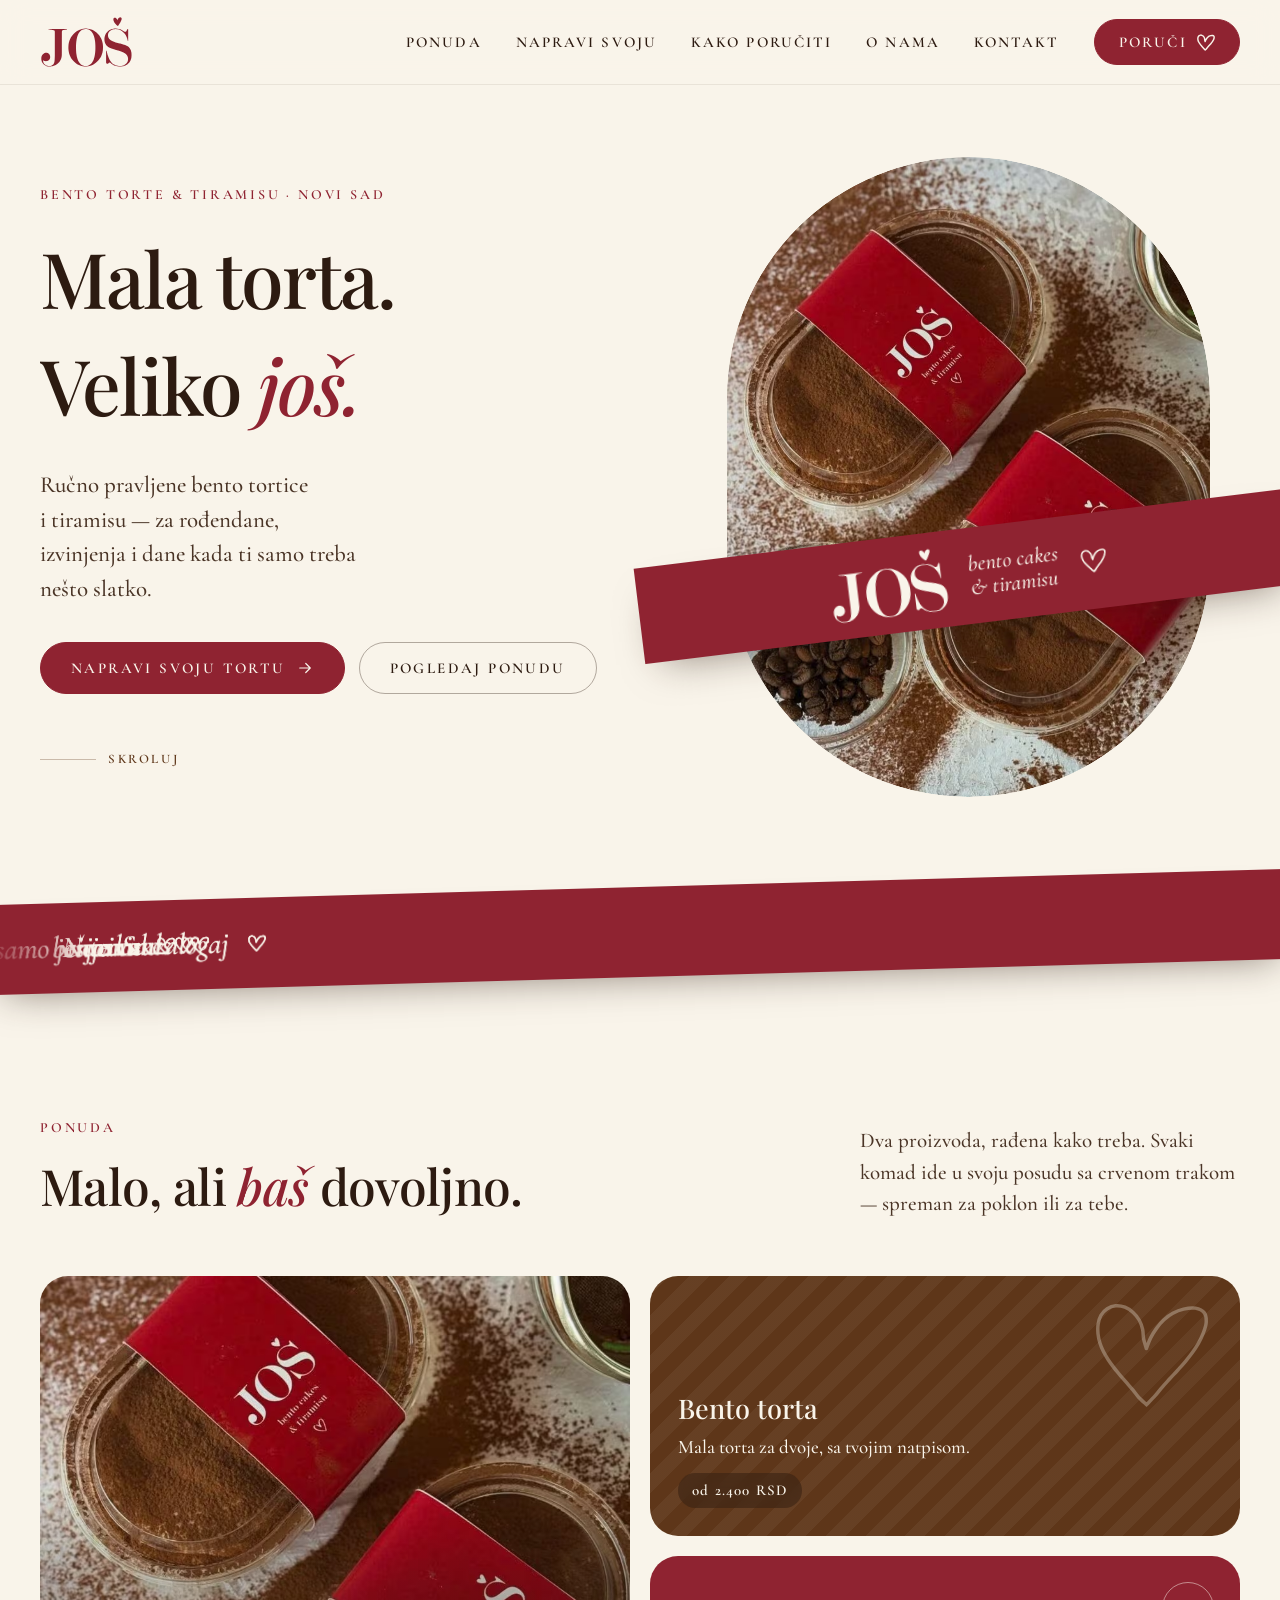
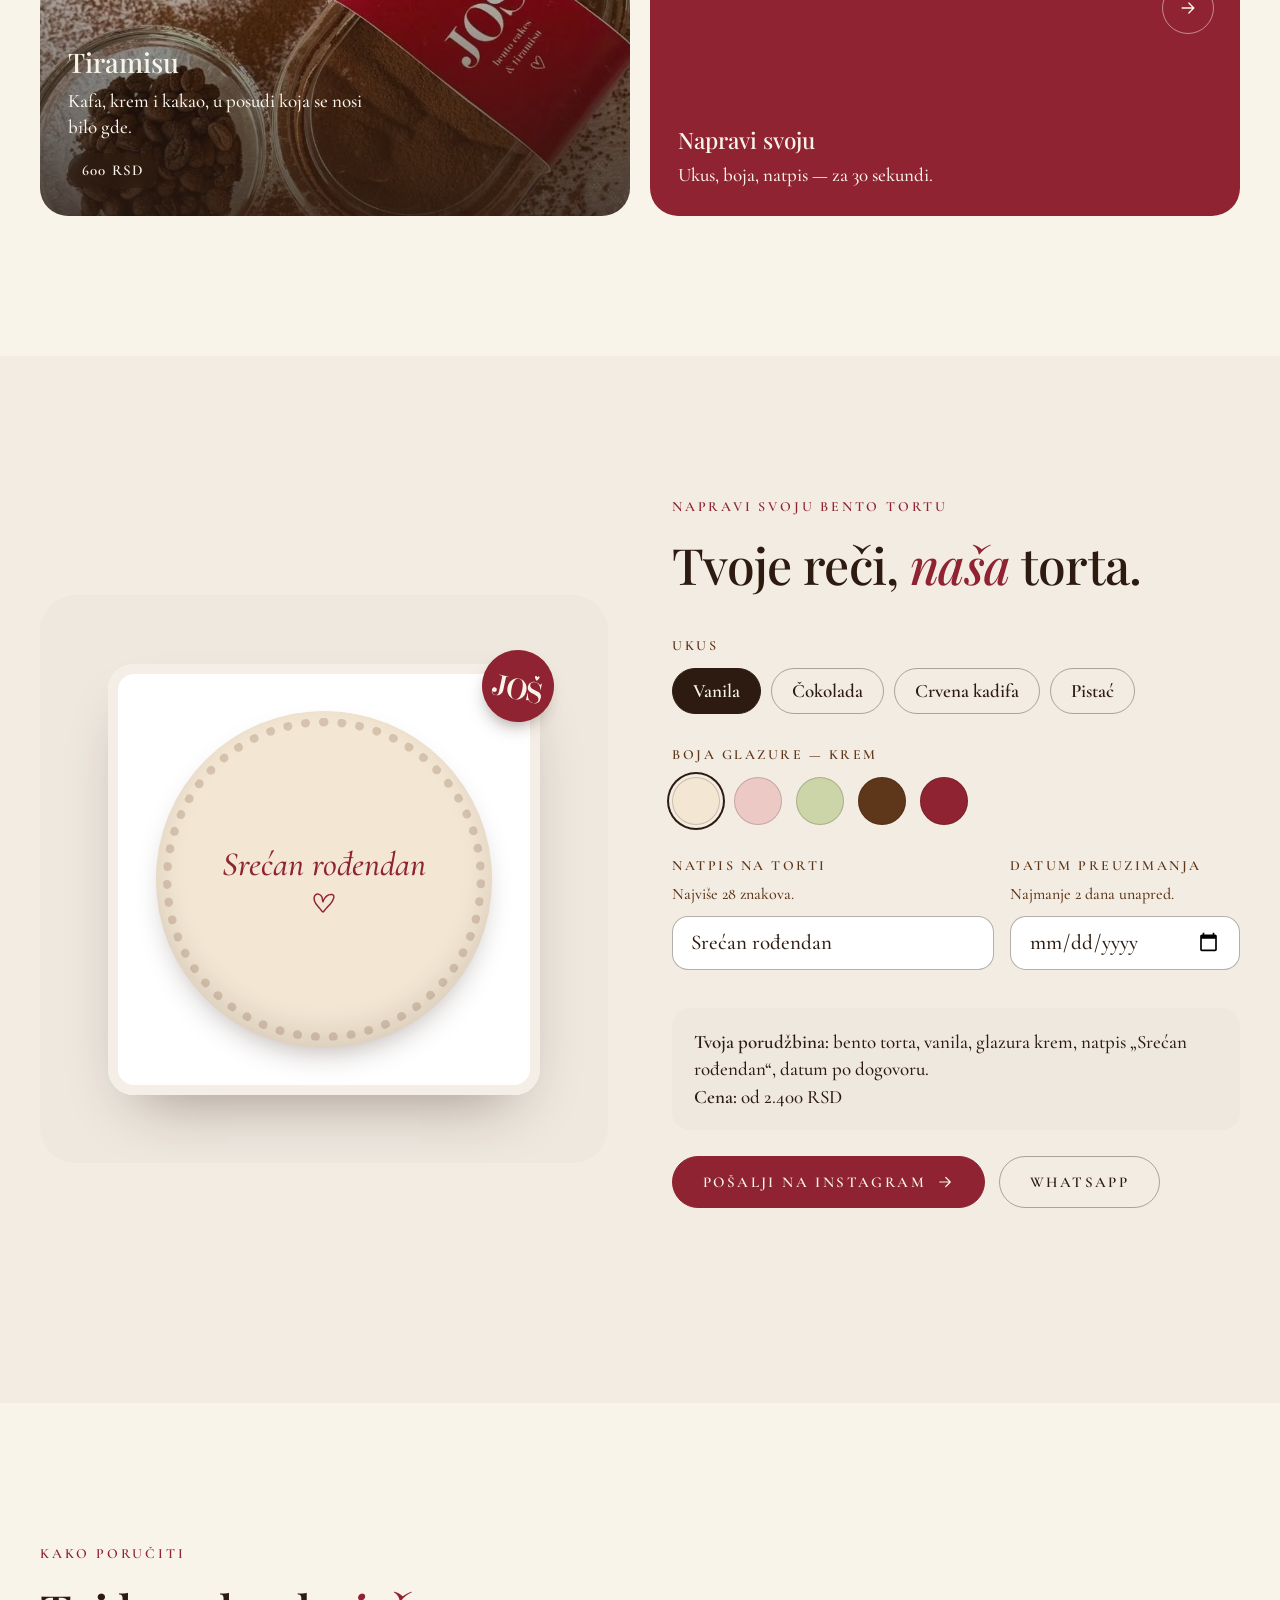
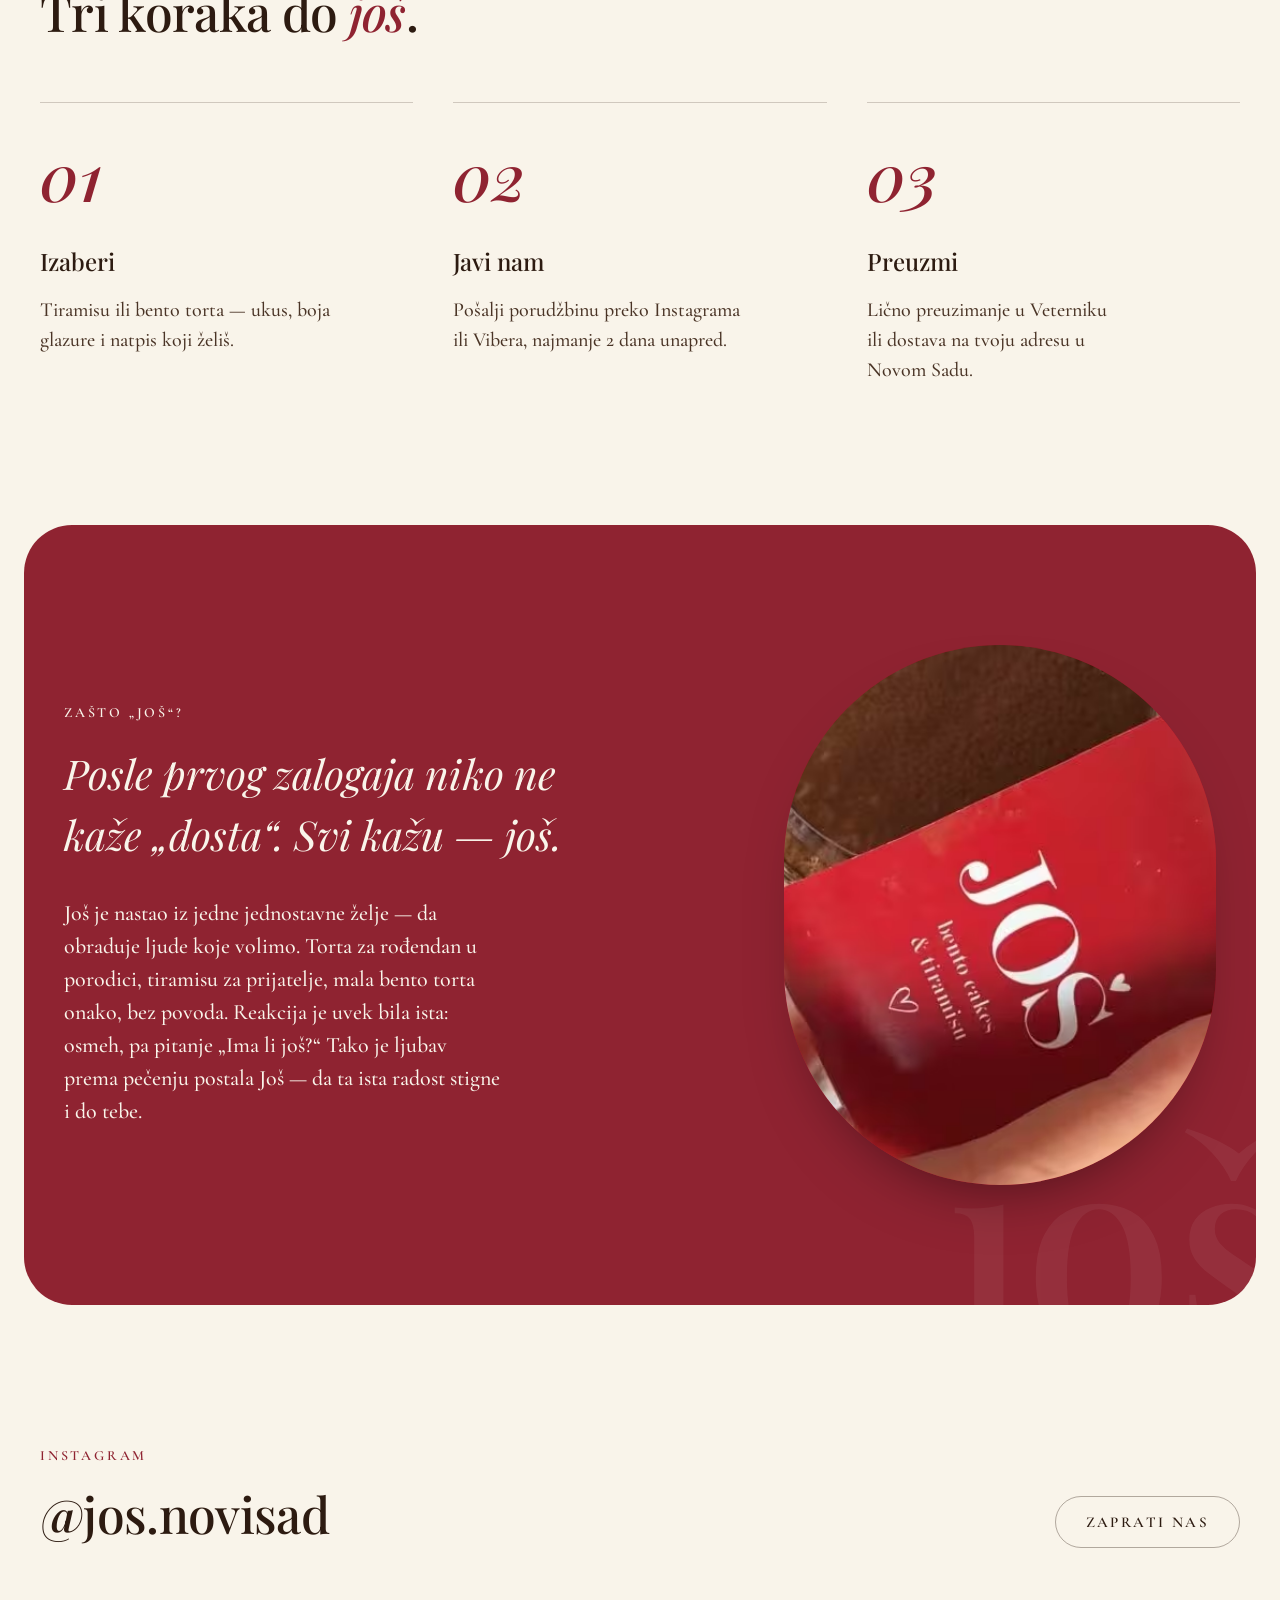
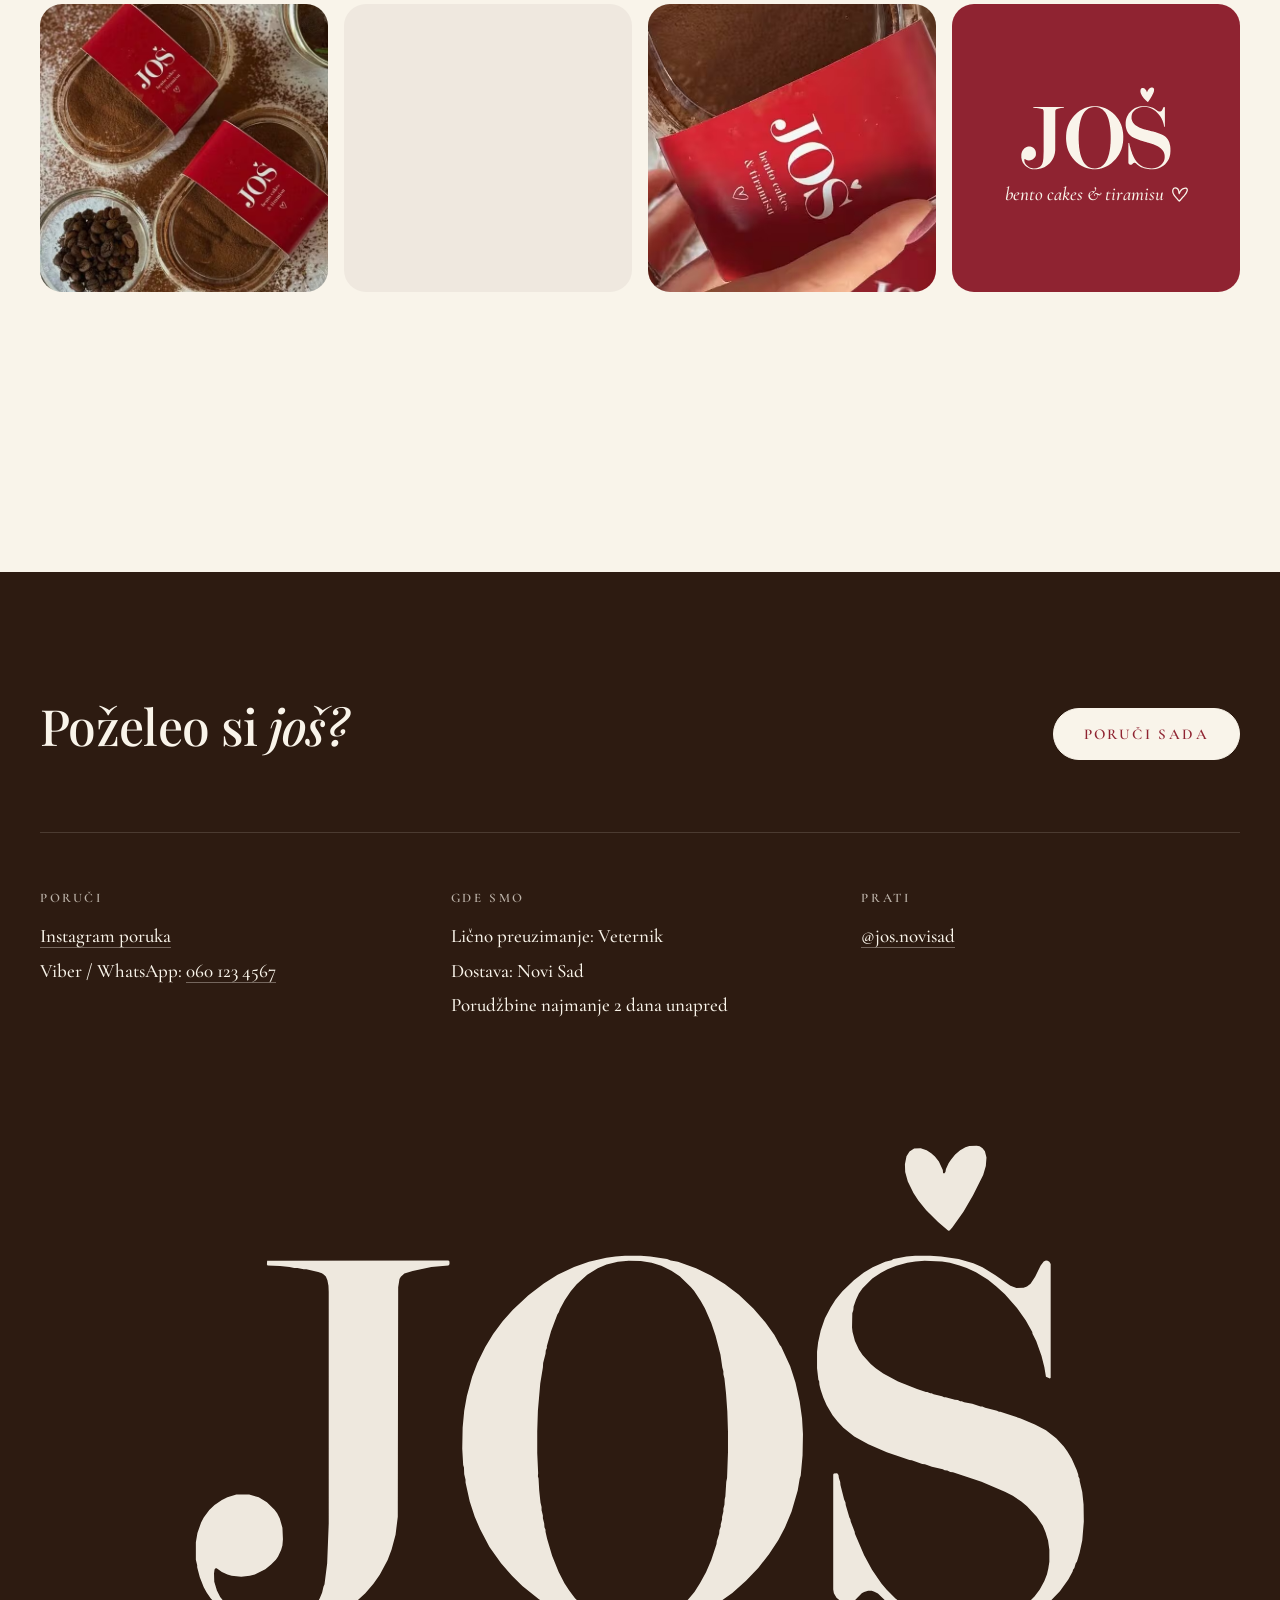
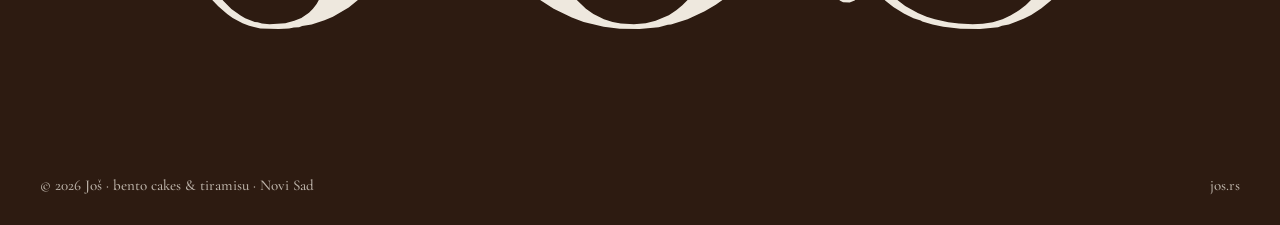
<file: index.html>
<!doctype html>
<html lang="sr-Latn">
<head>
<meta charset="utf-8">
<meta http-equiv="Content-Security-Policy" content="default-src 'self'; script-src 'self' 'sha256-GbF13GXVPU5G7HocwygajIL7QW5yQ5D3/kUjHyyqxYw='; style-src 'self'; img-src 'self'; font-src 'self'; connect-src 'none'; object-src 'none'; base-uri 'none'; form-action 'self'; require-trusted-types-for 'script'">
<meta name="viewport" content="width=device-width, initial-scale=1">
<meta name="text-scale" content="scale">
<meta name="color-scheme" content="light">
<meta name="referrer" content="strict-origin-when-cross-origin">
<title>Još - bento torte i tiramisu | Novi Sad</title>
<meta name="description" content="Ručno pravljene bento torte sa tvojim natpisom i tiramisu u posudi sa crvenom trakom. Lično preuzimanje u Veterniku ili dostava po Novom Sadu.">
<link rel="canonical" href="https://jos.rs/">
<meta name="theme-color" content="#8F2331">

<meta property="og:type" content="website">
<meta property="og:locale" content="sr_RS">
<meta property="og:site_name" content="Još">
<meta property="og:title" content="Još - bento torte i tiramisu">
<meta property="og:description" content="Mala torta. Veliko još. Bento torte sa tvojim natpisom i tiramisu | Novi Sad.">
<meta property="og:url" content="https://jos.rs/">
<meta property="og:image" content="https://jos.rs/img/jos-og-1.jpg">
<meta property="og:image:width" content="1200">
<meta property="og:image:height" content="630">
<meta property="og:image:alt" content="Dva tiramisua u providnim posudama sa crvenom Još trakom, posuti kakaom">
<meta name="twitter:card" content="summary_large_image">

<link rel="icon" href="favicon.svg" type="image/svg+xml">
<link rel="apple-touch-icon" href="img/apple-touch-icon.png">

<link rel="preload" href="fonts/playfair-display-normal-latin.woff2" as="font" type="font/woff2" crossorigin>
<link rel="preload" href="fonts/cormorant-garamond-normal-latin.woff2" as="font" type="font/woff2" crossorigin>
<link rel="stylesheet" href="css/style.css">

<script>
  // Show the intro on the first visit and again once 15 minutes have passed since it was last shown;
  // skip it entirely when the user prefers reduced motion.
  document.documentElement.classList.add('js');
  try {
    const storageKey = 'jos-intro-shown-at';
    const replayAfter = 15 * 60 * 1000;
    const lastShown = Number(localStorage.getItem(storageKey)) || 0;
    if (Date.now() - lastShown > replayAfter && !matchMedia('(prefers-reduced-motion: reduce)').matches) {
      document.documentElement.classList.add('intro');
      localStorage.setItem(storageKey, String(Date.now()));
    }
  } catch (e) {}
</script>
<script src="js/main.js" type="module"></script>

<script type="application/ld+json">
{
  "@context": "https://schema.org",
  "@type": "Bakery",
  "@id": "https://jos.rs/#jos",
  "name": "Još",
  "alternateName": "Još — bento cakes & tiramisu",
  "description": "Ručno pravljene bento torte i tiramisu. Lično preuzimanje u Veterniku ili dostava po Novom Sadu.",
  "url": "https://jos.rs/",
  "logo": "https://jos.rs/img/apple-touch-icon.png",
  "image": "https://jos.rs/img/og.jpg",
  "telephone": "+381601234567",
  "priceRange": "600–2400 RSD",
  "currenciesAccepted": "RSD",
  "address": {
    "@type": "PostalAddress",
    "addressLocality": "Veternik",
    "addressRegion": "Novi Sad",
    "addressCountry": "RS"
  },
  "areaServed": { "@type": "City", "name": "Novi Sad" },
  "sameAs": ["https://www.instagram.com/jos.novisad/"],
  "makesOffer": [
    {
      "@type": "Offer",
      "itemOffered": { "@type": "Product", "name": "Tiramisu" },
      "price": "600",
      "priceCurrency": "RSD"
    },
    {
      "@type": "Offer",
      "itemOffered": { "@type": "Product", "name": "Bento torta sa natpisom" },
      "priceSpecification": { "@type": "PriceSpecification", "minPrice": "2400", "priceCurrency": "RSD" }
    }
  ]
}
</script>
<script defer src="https://a.eror.me/script.js" data-website-id="b3a15a15-c8f8-4351-8ad4-a2dc9870a541"></script>
</head>
<body class="page">
<a class="skip-link" href="#content">Preskoči na sadržaj</a>

<svg class="sprite" width="0" height="0" aria-hidden="true" focusable="false">
  <symbol id="heart" viewBox="0 0 482 443">
    <path pathLength="1" d="M218.2 195.3 C216.4 188.8 209.7 169.2 207.2 156.4 C204.7 143.6 206.1 131.0 203.3 118.5 C200.4 106.0 196.2 93.0 189.9 81.6 C183.5 70.1 174.7 58.9 165.0 50.1 C155.4 41.3 143.6 33.4 132.0 28.9 C120.4 24.4 107.3 22.0 95.4 23.0 C83.5 24.0 70.7 28.5 60.7 35.0 C50.6 41.4 41.4 51.2 35.3 61.7 C29.2 72.1 26.0 85.4 24.0 97.8 C22.0 110.3 22.4 123.8 23.6 136.3 C24.8 148.8 27.6 161.0 31.3 172.8 C34.9 184.7 39.9 196.3 45.4 207.6 C51.0 218.9 57.7 229.9 64.7 240.7 C71.7 251.5 79.6 262.0 87.6 272.4 C95.6 282.8 104.2 293.0 112.7 303.1 C121.2 313.2 130.1 323.1 138.6 333.0 C147.2 342.9 155.8 352.6 163.9 362.3 C172.0 372.1 177.8 381.6 187.0 391.4 C196.2 401.2 213.8 416.3 219.2 421.3 C224.8 415.5 242.5 398.0 252.9 386.4 C263.3 374.8 271.7 363.1 281.6 351.6 C291.6 340.0 302.2 328.7 312.6 317.2 C323.1 305.7 333.9 294.4 344.4 282.8 C354.8 271.2 365.4 259.6 375.3 247.8 C385.2 235.9 395.0 224.0 403.8 211.6 C412.7 199.3 421.1 186.8 428.4 173.8 C435.6 160.8 442.2 147.6 447.4 133.8 C452.5 120.0 458.4 104.7 459.2 91.0 C460.0 77.4 459.2 61.5 451.9 51.8 C444.7 42.1 429.6 35.3 415.6 32.8 C401.6 30.3 383.1 33.2 368.0 36.7 C352.9 40.1 337.9 46.4 324.8 53.6 C311.6 60.8 299.9 69.8 289.1 79.7 C278.3 89.6 268.7 101.1 259.8 113.2 C250.8 125.4 242.4 138.8 235.5 152.5 C228.6 166.2 221.1 188.2 218.2 195.3"/>
  </symbol>
  <symbol id="arrow" viewBox="0 0 24 24">
    <path d="M5 12h14M13 6l6 6-6 6" fill="none" stroke="currentColor" stroke-width="1.6" stroke-linecap="round" stroke-linejoin="round"/>
  </symbol>
</svg>

<div class="splash" aria-hidden="true" data-splash>
  <span class="splash__bg"></span>
  <span class="splash__content">
    <span class="splash__logo">
      <span class="splash__letter splash__letter--j"></span>
      <span class="splash__letter splash__letter--o"></span>
      <span class="splash__letter splash__letter--s"></span>
      <span class="splash__letter splash__letter--heart"></span>
    </span>
    <span class="splash__tagline">bento cakes &amp; tiramisu <svg class="splash__heart heart" width="24" height="22"><use href="#heart"/></svg></span>
  </span>
  <span class="splash__hint">Klik za preskok</span>
</div>

<header class="header">
  <div class="header__bar">
    <div class="header__inner container">
      <a class="header__logo" href="#content"><span class="header__logo-mark logo" aria-hidden="true"></span><span class="header__logo-text visually-hidden">Još — početna</span></a>
      <button class="header__toggle icon-btn" type="button" commandfor="menu" command="toggle-popover">
        <svg class="icon-btn__icon" width="22" height="22" viewBox="0 0 24 24" aria-hidden="true"><path d="M4 8h16M4 16h16" fill="none" stroke="currentColor" stroke-width="1.6" stroke-linecap="round"/></svg>
        <span class="icon-btn__label visually-hidden">Meni</span>
      </button>
      <nav class="header__nav" id="menu" popover>
        <button class="header__close icon-btn" type="button" commandfor="menu" command="hide-popover">
          <svg class="icon-btn__icon" width="22" height="22" viewBox="0 0 24 24" aria-hidden="true"><path d="M6 6l12 12M18 6L6 18" fill="none" stroke="currentColor" stroke-width="1.6" stroke-linecap="round"/></svg>
          <span class="icon-btn__label visually-hidden">Zatvori meni</span>
        </button>
        <ul class="header__list">
          <li class="header__item"><a class="header__link" href="#ponuda">Ponuda</a></li>
          <li class="header__item"><a class="header__link" href="#napravi">Napravi svoju</a></li>
          <li class="header__item"><a class="header__link" href="#kako">Kako poručiti</a></li>
          <li class="header__item"><a class="header__link" href="#prica">O nama</a></li>
          <li class="header__item"><a class="header__link" href="#kontakt">Kontakt</a></li>
        </ul>
        <a class="header__cta btn btn--small" href="#napravi">Poruči <svg class="btn__icon heart" width="18" height="17" aria-hidden="true"><use href="#heart"/></svg></a>
      </nav>
    </div>
  </div>
</header>

<main class="main" id="content" tabindex="-1">
  <section class="hero container">
    <div class="hero__text">
      <p class="hero__eyebrow eyebrow">Bento torte &amp; tiramisu · Novi Sad</p>
      <h1 class="hero__title">
        <span class="hero__line"><span class="hero__line-inner">Mala torta.</span></span>
        <span class="hero__line"><span class="hero__line-inner">Veliko <em class="hero__accent">još.</em></span></span>
      </h1>
      <p class="hero__lead">Ručno pravljene bento tortice i tiramisu — za rođendane, izvinjenja i dane kada ti samo treba nešto slatko.</p>
      <div class="hero__actions">
        <a class="hero__btn btn" href="#napravi">Napravi svoju tortu <svg class="btn__icon btn__icon--arrow" width="18" height="18" aria-hidden="true"><use href="#arrow"/></svg></a>
        <a class="hero__btn btn btn--ghost" href="#ponuda">Pogledaj ponudu</a>
      </div>
      <div class="hero__scroll" aria-hidden="true"><i class="hero__scroll-line"></i>Skroluj</div>
    </div>
    <div class="hero__media">
      <div class="hero__photo">
        <picture class="hero__picture">
          <source type="image/avif" srcset="img/tiramisu-top-view-600.avif 600w, img/tiramisu-top-view-924.avif 924w" sizes="(width <= 62.5em) 92vw, 560px">
          <source type="image/webp" srcset="img/tiramisu-top-view-600.webp 600w, img/tiramisu-top-view-924.webp 924w" sizes="(width <= 62.5em) 92vw, 560px">
          <img class="hero__img" src="img/tiramisu-top-view-924.jpg" width="924" height="1238" fetchpriority="high" alt="Dva tiramisua u providnim posudama sa crvenom Još trakom, posuti kakaom, pored činije sa zrnima kafe">
        </picture>
      </div>
      <div class="hero__sleeve" aria-hidden="true">
        <span class="hero__sleeve-logo logo"></span>
        <span class="hero__sleeve-tag">bento cakes<br>&amp; tiramisu</span>
        <svg class="hero__sleeve-heart heart" width="26" height="24"><use href="#heart"/></svg>
      </div>
    </div>
  </section>

  <div class="marquee" aria-hidden="true">
    <div class="marquee__track">
      <span class="marquee__item"><span class="marquee__text">bento cakes</span><svg class="marquee__heart heart"><use href="#heart"/></svg></span>
      <span class="marquee__item"><span class="marquee__text">tiramisu</span><svg class="marquee__heart heart"><use href="#heart"/></svg></span>
      <span class="marquee__item"><span class="marquee__text">Novi Sad</span><svg class="marquee__heart heart"><use href="#heart"/></svg></span>
      <span class="marquee__item"><span class="marquee__text">samo još jedan zalogaj</span><svg class="marquee__heart heart"><use href="#heart"/></svg></span>
      <span class="marquee__item"><span class="marquee__text">jos.rs</span><svg class="marquee__heart heart"><use href="#heart"/></svg></span>
      <span class="marquee__item"><span class="marquee__text">bento cakes</span><svg class="marquee__heart heart"><use href="#heart"/></svg></span>
      <span class="marquee__item"><span class="marquee__text">tiramisu</span><svg class="marquee__heart heart"><use href="#heart"/></svg></span>
      <span class="marquee__item"><span class="marquee__text">Novi Sad</span><svg class="marquee__heart heart"><use href="#heart"/></svg></span>
      <span class="marquee__item"><span class="marquee__text">samo još jedan zalogaj</span><svg class="marquee__heart heart"><use href="#heart"/></svg></span>
      <span class="marquee__item"><span class="marquee__text">jos.rs</span><svg class="marquee__heart heart"><use href="#heart"/></svg></span>
    </div>
  </div>

  <section class="offer section" id="ponuda">
    <div class="offer__inner container">
      <div class="offer__head section__head reveal">
        <div class="section__heading">
          <p class="section__eyebrow eyebrow">Ponuda</p>
          <h2 class="section__title title">Malo, ali <em class="title__accent">baš</em> dovoljno.</h2>
        </div>
        <p class="section__intro">Dva proizvoda, rađena kako treba. Svaki komad ide u svoju posudu sa crvenom trakom — spreman za poklon ili za tebe.</p>
      </div>
      <ul class="offer__grid" role="list">
        <li class="offer__tile offer__tile--big offer__tile--photo reveal">
          <picture class="offer__picture">
            <source type="image/avif" srcset="img/tiramisu-top-view-600.avif 600w, img/tiramisu-top-view-924.avif 924w" sizes="(width <= 62.5em) 92vw, 620px">
            <source type="image/webp" srcset="img/tiramisu-top-view-600.webp 600w, img/tiramisu-top-view-924.webp 924w" sizes="(width <= 62.5em) 92vw, 620px">
            <img class="offer__img" src="img/tiramisu-top-view-600.jpg" width="600" height="804" loading="lazy" alt="">
          </picture>
          <h3 class="offer__title">Tiramisu</h3>
          <p class="offer__text">Kafa, krem i kakao, u posudi koja se nosi bilo gde.</p>
          <p class="offer__price"><span class="offer__price-label visually-hidden">Cena: </span>600 RSD</p>
        </li>
        <li class="offer__tile offer__tile--wide offer__tile--cocoa reveal">
          <svg class="offer__deco" aria-hidden="true"><use href="#heart"/></svg>
          <h3 class="offer__title">Bento torta</h3>
          <p class="offer__text">Mala torta za dvoje, sa tvojim natpisom.</p>
          <p class="offer__price"><span class="offer__price-label visually-hidden">Cena: </span>od 2.400 RSD</p>
        </li>
        <li class="offer__tile offer__tile--wide offer__tile--make reveal">
          <a class="offer__link" href="#napravi">
            <span class="offer__arrow" aria-hidden="true"><svg class="offer__arrow-icon" width="20" height="20"><use href="#arrow"/></svg></span>
            <h3 class="offer__title offer__title--small">Napravi svoju</h3>
            <p class="offer__text">Ukus, boja, natpis — za 30 sekundi.</p>
          </a>
        </li>
      </ul>
    </div>
  </section>

  <section class="builder section section--tinted" id="napravi">
    <div class="builder__inner container">
      <div class="builder__stage reveal" aria-hidden="true">
        <div class="builder__box">
          <div class="builder__cake" data-cake>
            <span class="builder__piping"></span>
            <span class="builder__cake-text" data-cake-text>Srećan rođendan</span>
            <svg class="builder__cake-heart heart"><use href="#heart"/></svg>
          </div>
          <span class="builder__sticker"><span class="builder__sticker-logo logo"></span></span>
        </div>
      </div>
      <form class="builder__form" data-builder>
        <p class="builder__eyebrow eyebrow">Napravi svoju bento tortu</p>
        <h2 class="builder__title title">Tvoje reči, <em class="title__accent">naša</em> torta.</h2>

        <fieldset class="builder__field">
          <legend class="builder__label">Ukus</legend>
          <div class="builder__chips">
            <label class="builder__chip" for="flavor-1"><input class="builder__chip-input" id="flavor-1" type="radio" name="flavor" value="Vanila" checked><span class="builder__chip-text">Vanila</span></label>
            <label class="builder__chip" for="flavor-2"><input class="builder__chip-input" id="flavor-2" type="radio" name="flavor" value="Čokolada"><span class="builder__chip-text">Čokolada</span></label>
            <label class="builder__chip" for="flavor-3"><input class="builder__chip-input" id="flavor-3" type="radio" name="flavor" value="Crvena kadifa"><span class="builder__chip-text">Crvena kadifa</span></label>
            <label class="builder__chip" for="flavor-4"><input class="builder__chip-input" id="flavor-4" type="radio" name="flavor" value="Pistać"><span class="builder__chip-text">Pistać</span></label>
          </div>
        </fieldset>

        <fieldset class="builder__field">
          <legend class="builder__label">Boja glazure — <span class="builder__label-value" data-color-name>Krem</span></legend>
          <div class="builder__swatches">
            <label class="builder__swatch" for="glaze-cream"><input class="builder__swatch-input builder__swatch-input--cream" id="glaze-cream" type="radio" name="glaze" value="Krem" checked><span class="builder__swatch-name visually-hidden">Krem</span></label>
            <label class="builder__swatch builder__swatch--blush" for="glaze-blush"><input class="builder__swatch-input builder__swatch-input--blush" id="glaze-blush" type="radio" name="glaze" value="Puder roze"><span class="builder__swatch-name visually-hidden">Puder roze</span></label>
            <label class="builder__swatch builder__swatch--pistachio" for="glaze-pistachio"><input class="builder__swatch-input builder__swatch-input--pistachio" id="glaze-pistachio" type="radio" name="glaze" value="Pistać"><span class="builder__swatch-name visually-hidden">Pistać</span></label>
            <label class="builder__swatch builder__swatch--cocoa" for="glaze-cocoa"><input class="builder__swatch-input builder__swatch-input--cocoa" id="glaze-cocoa" type="radio" name="glaze" value="Kakao"><span class="builder__swatch-name visually-hidden">Kakao</span></label>
            <label class="builder__swatch builder__swatch--burgundy" for="glaze-burgundy"><input class="builder__swatch-input builder__swatch-input--burgundy" id="glaze-burgundy" type="radio" name="glaze" value="Još bordo"><span class="builder__swatch-name visually-hidden">Još bordo</span></label>
          </div>
        </fieldset>

        <div class="builder__row">
          <div class="builder__field builder__field--text">
            <label class="builder__label" for="inscription">Natpis na torti</label>
            <p class="builder__hint" id="inscription-hint">Najviše 28 znakova.</p>
            <input class="builder__input" id="inscription" name="inscription" type="text" maxlength="28" value="Srećan rođendan" enterkeyhint="done" aria-describedby="inscription-hint">
          </div>
          <div class="builder__field builder__field--date">
            <label class="builder__label" for="pickup-date">Datum preuzimanja</label>
            <p class="builder__hint" id="date-hint">Najmanje 2 dana unapred.</p>
            <input class="builder__input" id="pickup-date" name="pickup-date" type="date" aria-describedby="date-hint">
          </div>
        </div>

        <p class="builder__summary">
          <b class="builder__summary-label">Tvoja porudžbina:</b>
          <output class="builder__message" for="inscription pickup-date" data-message>bento torta, vanila, glazura krem, natpis „Srećan rođendan“, datum po dogovoru.</output>
          <br class="builder__break">
          <b class="builder__summary-label">Cena:</b> od 2.400 RSD
        </p>

        <div class="builder__actions">
          <a class="builder__btn btn" href="https://ig.me/m/jos.novisad" target="_blank" rel="noopener" data-send-ig>Pošalji na Instagram <svg class="btn__icon btn__icon--arrow" width="18" height="18" aria-hidden="true"><use href="#arrow"/></svg><span class="btn__note visually-hidden"> (otvara se u novom prozoru)</span></a>
          <a class="builder__btn btn btn--ghost" href="https://wa.me/381601234567" target="_blank" rel="noopener" data-send-wa>WhatsApp<span class="btn__note visually-hidden"> (otvara se u novom prozoru)</span></a>
        </div>
        <p class="builder__status" role="status" data-status></p>
      </form>
    </div>
  </section>

  <section class="steps section" id="kako">
    <div class="steps__inner container">
      <div class="steps__head section__head reveal">
        <div class="section__heading">
          <p class="section__eyebrow eyebrow">Kako poručiti</p>
          <h2 class="section__title title">Tri koraka do <em class="title__accent">još</em>.</h2>
        </div>
      </div>
      <ol class="steps__list" role="list">
        <li class="steps__item reveal">
          <span class="steps__num" aria-hidden="true">01</span>
          <h3 class="steps__title">Izaberi</h3>
          <p class="steps__text">Tiramisu ili bento torta — ukus, boja glazure i natpis koji želiš.</p>
        </li>
        <li class="steps__item reveal">
          <span class="steps__num" aria-hidden="true">02</span>
          <h3 class="steps__title">Javi nam</h3>
          <p class="steps__text">Pošalji porudžbinu preko Instagrama ili Vibera, najmanje 2 dana unapred.</p>
        </li>
        <li class="steps__item reveal">
          <span class="steps__num" aria-hidden="true">03</span>
          <h3 class="steps__title">Preuzmi</h3>
          <p class="steps__text">Lično preuzimanje u Veterniku ili dostava na tvoju adresu u Novom Sadu.</p>
        </li>
      </ol>
    </div>
  </section>

  <section class="story" id="prica">
    <span class="story__ghost" aria-hidden="true">još</span>
    <div class="story__inner container">
      <div class="story__text reveal">
        <h2 class="story__eyebrow eyebrow eyebrow--light">Zašto „Još“?</h2>
        <p class="story__quote">Posle prvog zalogaja niko ne kaže „dosta“. Svi kažu — još.</p>
        <p class="story__body">Još je nastao iz jedne jednostavne želje — da obraduje ljude koje volimo. Torta za rođendan u porodici, tiramisu za prijatelje, mala bento torta onako, bez povoda. Reakcija je uvek bila ista: osmeh, pa pitanje „Ima li još?“ Tako je ljubav prema pečenju postala Još — da ta ista radost stigne i do tebe.</p>
      </div>
      <div class="story__photo reveal">
        <picture class="story__picture">
          <source type="image/avif" srcset="img/tiramisu-in-hand.avif">
          <source type="image/webp" srcset="img/tiramisu-in-hand.webp">
          <img class="story__img" src="img/tiramisu-in-hand.jpg" width="520" height="504" loading="lazy" alt="Ruka drži tiramisu sa crvenom Još trakom">
        </picture>
      </div>
    </div>
  </section>

  <section class="insta section" id="instagram">
    <div class="insta__inner container">
      <div class="insta__head section__head reveal">
        <div class="section__heading">
          <p class="section__eyebrow eyebrow">Instagram</p>
          <h2 class="section__title title">@jos.novisad</h2>
        </div>
        <a class="insta__follow btn btn--ghost" href="https://www.instagram.com/jos.novisad/" target="_blank" rel="noopener">Zaprati nas<span class="btn__note visually-hidden"> na Instagramu (otvara se u novom prozoru)</span></a>
      </div>
      <ul class="insta__grid" role="list">
        <li class="insta__item reveal">
          <div class="insta__frame">
            <picture class="insta__picture"><source type="image/avif" srcset="img/tiramisu-top-view-600.avif"><source type="image/webp" srcset="img/tiramisu-top-view-600.webp"><img class="insta__img" src="img/tiramisu-top-view-600.jpg" width="600" height="804" loading="lazy" alt="Tiramisu posut kakaom, pogled odozgo"></picture>
          </div>
        </li>
        <li class="insta__item reveal">
          <div class="insta__frame">
            <picture class="insta__picture"><source type="image/avif" srcset="img/packaging-sleeves.avif"><source type="image/webp" srcset="img/packaging-sleeves.webp"><img class="insta__img" src="img/packaging-sleeves.jpg" width="414" height="355" loading="lazy" alt="Dve crvene Još trake na pakovanjima"></picture>
          </div>
        </li>
        <li class="insta__item reveal">
          <div class="insta__frame">
            <picture class="insta__picture"><source type="image/avif" srcset="img/tiramisu-in-hand.avif"><source type="image/webp" srcset="img/tiramisu-in-hand.webp"><img class="insta__img" src="img/tiramisu-in-hand.jpg" width="520" height="504" loading="lazy" alt="Tiramisu u ruci"></picture>
          </div>
        </li>
        <li class="insta__item reveal" aria-hidden="true">
          <div class="insta__frame insta__frame--brand">
            <span class="insta__logo logo"></span>
            <span class="insta__tag">bento cakes &amp; tiramisu <svg class="insta__heart heart" width="16" height="15"><use href="#heart"/></svg></span>
          </div>
        </li>
      </ul>
    </div>
  </section>
</main>

<footer class="footer" id="kontakt">
  <div class="footer__inner container">
    <div class="footer__top">
      <h2 class="footer__title title">Poželeo si <em class="footer__accent">još?</em></h2>
      <a class="footer__cta btn btn--light" href="#napravi">Poruči sada</a>
    </div>
    <div class="footer__cols">
      <div class="footer__col">
        <h3 class="footer__heading">Poruči</h3>
        <p class="footer__text"><a class="footer__link" href="https://ig.me/m/jos.novisad" target="_blank" rel="noopener">Instagram poruka</a></p>
        <p class="footer__text">Viber / WhatsApp: <a class="footer__link" href="tel:+381601234567">060 123 4567</a></p>
      </div>
      <div class="footer__col">
        <h3 class="footer__heading">Gde smo</h3>
        <p class="footer__text">Lično preuzimanje: Veternik</p>
        <p class="footer__text">Dostava: Novi Sad</p>
        <p class="footer__text">Porudžbine najmanje 2 dana unapred</p>
      </div>
      <div class="footer__col">
        <h3 class="footer__heading">Prati</h3>
        <p class="footer__text"><a class="footer__link" href="https://www.instagram.com/jos.novisad/" target="_blank" rel="noopener">@jos.novisad</a></p>
      </div>
    </div>
  </div>
  <div class="footer__giant" aria-hidden="true"><span class="footer__giant-logo logo"></span></div>
  <div class="footer__legal container">
    <span class="footer__legal-text">© 2026 Još · bento cakes &amp; tiramisu · Novi Sad</span>
    <span class="footer__legal-text">jos.rs</span>
  </div>
</footer>
</body>
</html>
</file>
<file: css/style.css>
/* ==========================================================================
   Još — bento cakes & tiramisu
   ========================================================================== */


/* ---------- fonts (self-hosted, latin + latin-ext) ---------- */

/* latin-ext */
@font-face {
  font-family: 'Cormorant Garamond';
  font-style: italic;
  font-weight: 400 600;
  font-display: swap;
  src: url(../fonts/cormorant-garamond-italic-latin-ext.woff2) format('woff2');
  unicode-range: U+0100-02BA, U+02BD-02C5, U+02C7-02CC, U+02CE-02D7, U+02DD-02FF, U+0304, U+0308, U+0329, U+1D00-1DBF, U+1E00-1E9F, U+1EF2-1EFF, U+2020, U+20A0-20AB, U+20AD-20C4, U+2113, U+2C60-2C7F, U+A720-A7FF;
}
/* latin */
@font-face {
  font-family: 'Cormorant Garamond';
  font-style: italic;
  font-weight: 400 600;
  font-display: swap;
  src: url(../fonts/cormorant-garamond-italic-latin.woff2) format('woff2');
  unicode-range: U+0000-00FF, U+0131, U+0152-0153, U+02BB-02BC, U+02C6, U+02DA, U+02DC, U+0304, U+0308, U+0329, U+2000-206F, U+20AC, U+2122, U+2191, U+2193, U+2212, U+2215, U+FEFF, U+FFFD;
}
/* latin-ext */
@font-face {
  font-family: 'Cormorant Garamond';
  font-style: normal;
  font-weight: 400 600;
  font-display: swap;
  src: url(../fonts/cormorant-garamond-normal-latin-ext.woff2) format('woff2');
  unicode-range: U+0100-02BA, U+02BD-02C5, U+02C7-02CC, U+02CE-02D7, U+02DD-02FF, U+0304, U+0308, U+0329, U+1D00-1DBF, U+1E00-1E9F, U+1EF2-1EFF, U+2020, U+20A0-20AB, U+20AD-20C4, U+2113, U+2C60-2C7F, U+A720-A7FF;
}
/* latin */
@font-face {
  font-family: 'Cormorant Garamond';
  font-style: normal;
  font-weight: 400 600;
  font-display: swap;
  src: url(../fonts/cormorant-garamond-normal-latin.woff2) format('woff2');
  unicode-range: U+0000-00FF, U+0131, U+0152-0153, U+02BB-02BC, U+02C6, U+02DA, U+02DC, U+0304, U+0308, U+0329, U+2000-206F, U+20AC, U+2122, U+2191, U+2193, U+2212, U+2215, U+FEFF, U+FFFD;
}
/* latin-ext */
@font-face {
  font-family: 'Playfair Display';
  font-style: italic;
  font-weight: 400 600;
  font-display: swap;
  src: url(../fonts/playfair-display-italic-latin-ext.woff2) format('woff2');
  unicode-range: U+0100-02BA, U+02BD-02C5, U+02C7-02CC, U+02CE-02D7, U+02DD-02FF, U+0304, U+0308, U+0329, U+1D00-1DBF, U+1E00-1E9F, U+1EF2-1EFF, U+2020, U+20A0-20AB, U+20AD-20C4, U+2113, U+2C60-2C7F, U+A720-A7FF;
}
/* latin */
@font-face {
  font-family: 'Playfair Display';
  font-style: italic;
  font-weight: 400 600;
  font-display: swap;
  src: url(../fonts/playfair-display-italic-latin.woff2) format('woff2');
  unicode-range: U+0000-00FF, U+0131, U+0152-0153, U+02BB-02BC, U+02C6, U+02DA, U+02DC, U+0304, U+0308, U+0329, U+2000-206F, U+20AC, U+2122, U+2191, U+2193, U+2212, U+2215, U+FEFF, U+FFFD;
}
/* latin-ext */
@font-face {
  font-family: 'Playfair Display';
  font-style: normal;
  font-weight: 400 600;
  font-display: swap;
  src: url(../fonts/playfair-display-normal-latin-ext.woff2) format('woff2');
  unicode-range: U+0100-02BA, U+02BD-02C5, U+02C7-02CC, U+02CE-02D7, U+02DD-02FF, U+0304, U+0308, U+0329, U+1D00-1DBF, U+1E00-1E9F, U+1EF2-1EFF, U+2020, U+20A0-20AB, U+20AD-20C4, U+2113, U+2C60-2C7F, U+A720-A7FF;
}
/* latin */
@font-face {
  font-family: 'Playfair Display';
  font-style: normal;
  font-weight: 400 600;
  font-display: swap;
  src: url(../fonts/playfair-display-normal-latin.woff2) format('woff2');
  unicode-range: U+0000-00FF, U+0131, U+0152-0153, U+02BB-02BC, U+02C6, U+02DA, U+02DC, U+0304, U+0308, U+0329, U+2000-206F, U+20AC, U+2122, U+2191, U+2193, U+2212, U+2215, U+FEFF, U+FFFD;
}
/* ==========================================================================
   Cascade layers: explicit priority instead of specificity battles.
   (Block/element/modifier names follow BEM by project convention.)
   ========================================================================== */

@layer reset, base, layout, components, utilities;

/* ---------- reset ---------- */

@layer reset {
  :where(*, *::before, *::after) { box-sizing: border-box; }

  :where(body, h1, h2, h3, p, ul, ol, figure, fieldset) { margin: 0; }
  :where(ul, ol)[role="list"] { padding: 0; list-style: none; }
  :where(fieldset) { padding: 0; border: 0; min-inline-size: 0; }
  :where(img, svg, picture) { display: block; max-inline-size: 100%; }
  :where(img) { block-size: auto; }
  :where(button, input) { font: inherit; color: inherit; }
}

/* ---------- base: tokens and document defaults ---------- */

@layer base {
  :root {
    /* Tier 1: palette */
    --color-burgundy: #8F2331;
    --color-red: #B3142A;
    --color-cream: #F9F4EA;
    --color-linen: #EFE8DF;
    --color-sand: #F3ECE2;
    --color-cocoa: #5E3619;
    --color-espresso: #2D1B11;
    --color-brown: #4A3426;
    --color-paper: #F4EEE6;
    --color-white: #fff;

    --glaze-cream: #F3E6D3;
    --glaze-blush: #EDC9C6;
    --glaze-pistachio: #CBD5A8;

    /* Tier 2: semantic */
    --color-accent: var(--color-burgundy);
    --color-accent-hover: var(--color-red);
    --color-text: var(--color-espresso);
    --color-text-muted: var(--color-brown);
    --color-surface: var(--color-cream);
    --color-line: color-mix(in oklab, var(--color-espresso) 20%, transparent);
    --color-line-strong: color-mix(in oklab, var(--color-espresso) 35%, transparent);
    --shadow-soft: 0 18px 40px -20px color-mix(in oklab, var(--color-espresso) 55%, transparent);

    --font-display: 'Playfair Display', Georgia, 'Times New Roman', serif;
    --font-body: 'Cormorant Garamond', Georgia, 'Times New Roman', serif;

    --radius-pill: 999px;
    --header-height: 84px;

    --ease: cubic-bezier(.2, .7, .2, 1);
    --ease-io: cubic-bezier(.7, 0, .25, 1);
    /* Delay for the hero entrance animations; extended while the intro plays. */
    --intro-delay: .1s;

    color-scheme: light;
    accent-color: var(--color-accent);
  }

  html.intro { --intro-delay: 1.75s; }

  html {
    scroll-padding-block-start: calc(var(--header-height) + 12px);
    -webkit-text-size-adjust: 100%;
    text-size-adjust: 100%;
  }

  @media (prefers-reduced-motion: no-preference) {
    html { scroll-behavior: smooth; }
  }

  body {
    background: var(--color-surface);
    color: var(--color-text);
    font-family: var(--font-body);
    font-weight: 500;
    font-size: 1.25rem;
    line-height: 1.5;
    font-size-adjust: from-font;
    overflow-x: clip;
  }

  :where(p, li) { text-wrap: pretty; }
  :where(h1, h2, h3) { text-wrap: balance; }

  :where(a) {
    color: var(--color-accent);
    &:hover { color: var(--color-accent-hover); }
  }

  :where(a, button, input, label, [tabindex]):focus-visible {
    outline: 3px solid var(--color-accent);
    outline-offset: 3px;
  }

  @media (width <= 45em) {
    :root { --header-height: 68px; }
  }
}

/* ---------- layout ---------- */

@layer layout {
  .container {
    inline-size: 100%;
    max-inline-size: 1280px;
    margin-inline: auto;
    padding-inline: 40px;

    @media (width <= 45em) { padding-inline: 20px; }
  }

  /* The marquee, the photo sleeve and the background word bleed past the edges on purpose; clip them
     here so phones get no horizontal scroll (overflow on body is not reliably propagated). */
  .main {
    overflow-x: clip;
    &:focus { outline: none; }
  }

  .section {
    padding-block: 140px;
    @media (width <= 45em) { padding-block: 96px; }
  }
  .section--tinted { background: var(--color-sand); }

  .section__head {
    display: flex;
    justify-content: space-between;
    align-items: flex-end;
    flex-wrap: wrap;
    gap: 32px;
    margin-block-end: 56px;
  }
  .section__title { margin-block-start: 14px; }
  .section__intro { max-inline-size: 38ch; font-size: 1.3125rem; color: var(--color-text-muted); }
}

/* ---------- components ---------- */

@layer components {

  /* ----- sprite ----- */

  .sprite { position: absolute; inline-size: 0; block-size: 0; overflow: hidden; }

  /* ----- skip-link ----- */

  .skip-link {
    position: fixed;
    inset-block-start: 12px;
    inset-inline-start: 12px;
    z-index: 200;
    padding: 12px 20px;
    border-radius: var(--radius-pill);
    background: var(--color-espresso);
    color: var(--color-cream);
    font-weight: 600;
    text-decoration: none;
    translate: 0 -200%;
    transition: translate .2s var(--ease);

    &:focus { translate: 0 0; color: var(--color-cream); }
  }

  /* ----- logo ("JOŠ" mark as a mask, colour = currentColor) ----- */

  .logo {
    display: block;
    flex: none;
    aspect-ratio: 680 / 374;
    background-color: currentColor;
    mask: url(../img/logo.svg) center / contain no-repeat;

    /* Forced colours strip backgrounds, which would make a mask-based logo vanish. */
    @media (forced-colors: active) {
      forced-color-adjust: none;
      background-color: CanvasText;
    }
  }

  /* ----- heart (hand-drawn heart) ----- */

  .heart {
    flex: none;
    fill: none;
    stroke: currentColor;
    stroke-width: 38px;
    stroke-linecap: round;
    stroke-linejoin: round;
    overflow: visible;
  }

  /* ----- eyebrow ----- */

  .eyebrow {
    display: flex;
    align-items: center;
    gap: 10px;
    font-family: var(--font-body);
    font-weight: 600;
    font-size: .875rem;
    line-height: 1.5;
    letter-spacing: .2em;
    text-transform: uppercase;
    color: var(--color-accent);
  }
  .eyebrow--light { color: var(--color-cream); }

  /* ----- title ----- */

  .title {
    font-family: var(--font-display);
    font-weight: 500;
    font-size: clamp(2.5rem, 1.6rem + 3.2vw, 4.5rem);
    line-height: 1.02;
    letter-spacing: -.01em;
  }
  .title__accent { color: var(--color-accent); font-style: italic; }

  /* ----- btn ----- */

  .btn {
    --btn-bg: var(--color-accent);
    --btn-border: var(--color-accent);
    --btn-text: var(--color-cream);
    display: inline-flex;
    align-items: center;
    justify-content: center;
    gap: 10px;
    min-block-size: 52px;
    padding-inline: 30px;
    border: 1px solid var(--btn-border);
    border-radius: var(--radius-pill);
    background: var(--btn-bg);
    color: var(--btn-text);
    font-family: var(--font-body);
    font-weight: 600;
    font-size: .9375rem;
    letter-spacing: .16em;
    text-transform: uppercase;
    text-decoration: none;
    cursor: pointer;
    translate: 0;
    transition: background-color .3s var(--ease), border-color .3s var(--ease), color .3s var(--ease), translate .3s var(--ease), box-shadow .3s var(--ease);

    &:hover {
      --btn-bg: var(--color-accent-hover);
      --btn-border: var(--color-accent-hover);
      color: var(--btn-text);
      translate: 0 -2px;
      box-shadow: 0 10px 24px -12px color-mix(in oklab, var(--color-accent) 70%, transparent);
    }
  }

  .btn__icon {
    translate: 0;
    transition: translate .35s var(--ease);
  }
  .btn:hover .btn__icon--arrow { translate: 4px 0; }

  .btn--small { min-block-size: 46px; padding-inline: 24px; }

  .btn--ghost {
    --btn-bg: transparent;
    --btn-border: var(--color-line-strong);
    --btn-text: var(--color-text);

    &:hover {
      --btn-bg: var(--color-espresso);
      --btn-border: var(--color-espresso);
      --btn-text: var(--color-cream);
    }
  }

  .btn--light {
    --btn-bg: var(--color-cream);
    --btn-border: var(--color-cream);
    --btn-text: var(--color-accent);

    &:hover { --btn-bg: var(--color-white); --btn-border: var(--color-white); }
    &:focus-visible { outline-color: var(--color-cream); }
  }

  /* ----- icon-btn ----- */

  .icon-btn {
    display: inline-flex;
    align-items: center;
    justify-content: center;
    inline-size: 48px;
    block-size: 48px;
    padding: 0;
    border: 1px solid var(--color-line);
    border-radius: var(--radius-pill);
    background: var(--color-cream);
    color: var(--color-text);
    cursor: pointer;
    transition: background-color .3s var(--ease), color .3s var(--ease);

    &:hover { background: var(--color-espresso); color: var(--color-cream); }
  }

  /* ----- header ----- */

  .header {
    position: sticky;
    inset-block-start: 0;
    z-index: 20;
    /* Lets descendants react when the header is actually stuck (progressive enhancement). */
    container: header / scroll-state;
  }

  .header__bar {
    background: color-mix(in oklab, var(--color-cream) 85%, transparent);
    backdrop-filter: blur(14px);
    border-block-end: 1px solid color-mix(in oklab, var(--color-espresso) 8%, transparent);
    transition: box-shadow .3s var(--ease), background-color .3s var(--ease);
  }

  @container header scroll-state(stuck: top) {
    .header__bar {
      background: color-mix(in oklab, var(--color-cream) 94%, transparent);
      box-shadow: 0 10px 30px -18px color-mix(in oklab, var(--color-espresso) 45%, transparent);
    }
  }

  .header__inner {
    display: flex;
    align-items: center;
    justify-content: space-between;
    gap: 24px;
    min-block-size: var(--header-height);
  }

  .header__logo { display: flex; padding-block: 6px; color: var(--color-accent); }
  .header__logo-mark { inline-size: 92px; }

  /* On wide screens the menu is a plain row of links; on smaller screens it becomes a popover. */
  .header__nav {
    position: static;
    inset: auto;
    display: flex;
    align-items: center;
    gap: 34px;
    inline-size: auto;
    block-size: auto;
    margin: 0;
    padding: 0;
    border: 0;
    background: transparent;
    color: inherit;
    overflow: visible;
  }

  .header__list {
    display: flex;
    gap: 34px;
    margin: 0;
    padding: 0;
    list-style: none;
  }

  .header__link {
    position: relative;
    display: inline-block;
    padding-block: 10px;
    color: var(--color-text);
    font-weight: 600;
    font-size: .9375rem;
    letter-spacing: .14em;
    text-transform: uppercase;
    text-decoration: none;

    &::after {
      content: "";
      position: absolute;
      inset-inline: 0;
      inset-block-end: 4px;
      block-size: 1px;
      background: var(--color-accent);
      scale: 0 1;
      transform-origin: right;
      transition: scale .4s var(--ease);
    }

    &:hover {
      color: var(--color-accent);
      &::after { scale: 1 1; transform-origin: left; }
    }
  }

  .header__toggle,
  .header__close { display: none; }

  @media (width <= 62.5em) {
    .header__nav,
    .header__list { flex-wrap: wrap; gap: 4px 18px; }
    .header__cta { display: none; }
  }

  /* Popover menu on smaller screens, with entry and exit transitions. */
  @supports selector(:popover-open) {
    @media (width <= 62.5em) {
      .header__toggle { display: inline-flex; }

      .header__nav {
        position: fixed;
        inset: 0;
        inline-size: auto;
        block-size: auto;
        max-inline-size: none;
        max-block-size: none;
        flex-direction: column;
        align-items: flex-start;
        justify-content: flex-start;
        gap: 40px;
        padding-block: 96px 40px;
        padding-inline: max(24px, (100% - 1280px) / 2 + 40px);
        background: var(--color-cream);
        color: var(--color-text);
        overflow-y: auto;
        /* Keep scroll gestures inside the menu instead of chaining to the page below. */
        overscroll-behavior: contain;
        opacity: 0;
        translate: 0 -16px;
        transition-property: opacity, translate, display, overlay;
        transition-duration: .3s;
        transition-timing-function: var(--ease);
        transition-behavior: allow-discrete;

        &:not(:popover-open) { display: none; }

        &:popover-open {
          display: flex;
          opacity: 1;
          translate: 0 0;

          @starting-style {
            opacity: 0;
            translate: 0 -16px;
          }
        }

        &::backdrop { background: transparent; }

        @media (prefers-reduced-motion: reduce) {
          translate: 0;
          transition-duration: .1s;
        }
      }

      .header__close {
        display: inline-flex;
        position: absolute;
        inset-block-start: 18px;
        inset-inline-end: 40px;

        @media (width <= 45em) { inset-block-start: 10px; inset-inline-end: 20px; }
      }

      .header__list { flex-direction: column; gap: 4px; }

      .header__link {
        padding-block: 8px;
        font-family: var(--font-display);
        font-weight: 500;
        font-size: 2.25rem;
        letter-spacing: 0;
        text-transform: none;

        &::after { inset-block-end: 6px; }
      }

      .header__cta { display: inline-flex; min-block-size: 52px; }
    }
  }

  /* ----- hero ----- */

  .hero {
    display: grid;
    grid-template-columns: 1.05fr .95fr;
    gap: 56px;
    align-items: center;
    padding-block: 72px 120px;

    @media (width <= 62.5em) { grid-template-columns: 1fr; padding-block: 48px 100px; gap: 40px; }
    @media (width <= 45em) { padding-block: 40px 96px; }
  }

  .hero__title {
    margin-block: 22px 28px;
    font-family: var(--font-display);
    font-weight: 500;
    font-size: clamp(3.5rem, 1.6rem + 6vw, 7.375rem);
    line-height: .98;
    letter-spacing: -.02em;

    @media (width <= 45em) { margin-block-start: 18px; }
  }
  .hero__line { display: block; overflow: clip; padding-block-end: .06em; }
  .hero__line-inner { display: inline-block; }
  .hero__accent { font-style: italic; color: var(--color-accent); }

  .hero__lead {
    max-inline-size: 30ch;
    margin-block-end: 36px;
    font-size: 1.4375rem;
    color: var(--color-text-muted);

    @media (width <= 45em) { font-size: 1.3125rem; }
  }

  .hero__actions { display: flex; flex-wrap: wrap; gap: 14px; }

  .hero__scroll {
    display: flex;
    align-items: center;
    gap: 12px;
    margin-block-start: 56px;
    font-size: .8125rem;
    letter-spacing: .2em;
    text-transform: uppercase;
    font-weight: 600;
    color: var(--color-cocoa);
  }
  .hero__scroll-line {
    position: relative;
    display: block;
    inline-size: 56px;
    block-size: 1px;
    background: color-mix(in oklab, var(--color-cocoa) 30%, transparent);
    overflow: clip;

    &::after {
      content: "";
      position: absolute;
      inset: 0;
      background: var(--color-accent);
      translate: -100% 0;
    }
  }

  .hero__media {
    position: relative;
    block-size: 640px;

    @media (width <= 62.5em) { block-size: 520px; }
    @media (width <= 45em) { block-size: 440px; }
  }

  .hero__photo {
    position: absolute;
    inset-block: 0;
    inset-inline: 30px;
    border-radius: 300px;
    overflow: clip;
    background: var(--color-linen);

    @media (width <= 45em) { inset-inline: 12px; }
  }
  .hero__picture { block-size: 100%; }
  .hero__img { inline-size: 100%; block-size: 100%; object-fit: cover; scale: 1; }

  /* The sleeve is laid out once (absolute, static) and only animated with `translate`,
     which runs on the compositor; its tilt uses the independent `rotate` property. */
  .hero__sleeve {
    position: absolute;
    inset-inline: -60px;
    inset-block-start: 58%;
    block-size: 96px;
    display: flex;
    align-items: center;
    justify-content: center;
    gap: 22px;
    background: var(--color-accent);
    color: var(--color-cream);
    translate: 0;
    rotate: -7deg;
    box-shadow: var(--shadow-soft);

    @media (width <= 45em) { block-size: 76px; inset-inline: -30px; }
  }
  .hero__sleeve-logo {
    inline-size: 118px;
    @media (width <= 45em) { inline-size: 84px; }
  }
  .hero__sleeve-tag {
    font-style: italic;
    font-size: 1.375rem;
    line-height: 1.1;
    @media (width <= 45em) { font-size: 1.0625rem; }
  }
  .hero__sleeve-heart { stroke-width: 30px; }

  /* ----- marquee (CSS only) -----
     Each item sits in a fixed-width slot and travels with `translate` (compositor-only) from just
     past the right edge to just past the left edge. A negative, index-based delay spaces the items
     evenly, so the loop has no gap. Without permission for motion the items sit in a static row. */

  .marquee {
    margin-block-start: -30px;
    margin-inline: -20px;
    padding-block: 22px;
    background: var(--color-accent);
    color: var(--color-cream);
    rotate: -1.6deg;
    box-shadow: 0 20px 40px -24px color-mix(in oklab, var(--color-espresso) 60%, transparent);
    user-select: none;
  }

  .marquee__track {
    --marquee-item-width: 300px;
    --marquee-item-height: 46px;
    --marquee-items: 10;
    --marquee-duration: 40s;
    position: relative;
    display: flex;
    justify-content: center;
    block-size: var(--marquee-item-height);
    overflow: clip;
    /* The track's width is needed in `translate` (where % means the item's own width). */
    container-type: inline-size;
    mask-image: linear-gradient(to right, transparent, #000 8%, #000 92%, transparent);

    @media (width <= 45em) { --marquee-item-width: 220px; --marquee-item-height: 38px; }
  }

  .marquee__item {
    display: flex;
    flex: none;
    align-items: center;
    justify-content: center;
    gap: 20px;
    inline-size: var(--marquee-item-width);
    block-size: var(--marquee-item-height);

    @media (width <= 45em) { gap: 14px; }
  }

  .marquee__text {
    font-style: italic;
    font-size: 1.875rem;
    line-height: 1;
    white-space: nowrap;

    @media (width <= 45em) { font-size: 1.375rem; }
  }

  .marquee__heart {
    inline-size: 18px;
    block-size: 17px;
    @media (width <= 45em) { inline-size: 15px; block-size: 14px; }
  }

  /* Fallback indices for browsers without sibling-index(). */
  .marquee__item:nth-child(1) { --marquee-item-index: 1; }
  .marquee__item:nth-child(2) { --marquee-item-index: 2; }
  .marquee__item:nth-child(3) { --marquee-item-index: 3; }
  .marquee__item:nth-child(4) { --marquee-item-index: 4; }
  .marquee__item:nth-child(5) { --marquee-item-index: 5; }
  .marquee__item:nth-child(6) { --marquee-item-index: 6; }
  .marquee__item:nth-child(7) { --marquee-item-index: 7; }
  .marquee__item:nth-child(8) { --marquee-item-index: 8; }
  .marquee__item:nth-child(9) { --marquee-item-index: 9; }
  .marquee__item:nth-child(10) { --marquee-item-index: 10; }

  @media (prefers-reduced-motion: no-preference) {
    .marquee__item {
      --marquee-item-offset: max(
        var(--marquee-item-width) * var(--marquee-items),
        100cqi + var(--marquee-item-width)
      );
      position: absolute;
      inset-block-start: 0;
      inset-inline-start: 0;
      animation: marquee var(--marquee-duration) linear infinite;
      animation-delay: calc(var(--marquee-duration) / var(--marquee-items) * (var(--marquee-items) - var(--marquee-item-index)) * -1);
      animation-delay: calc(var(--marquee-duration) / sibling-count() * (sibling-count() - sibling-index()) * -1);
    }
  }

  /* ----- offer ----- */

  .offer__inner { container: offer / inline-size; }

  .offer__grid {
    display: grid;
    grid-template-columns: repeat(4, minmax(0, 1fr));
    grid-auto-rows: 260px;
    gap: 20px;
  }

  .offer__tile {
    position: relative;
    isolation: isolate;
    display: flex;
    flex-direction: column;
    justify-content: flex-end;
    padding: 28px;
    border-radius: 28px;
    overflow: clip;
    background: var(--color-linen);
    color: var(--color-cream);
  }
  .offer__tile--big { grid-column: span 2; grid-row: span 2; }
  .offer__tile--wide { grid-column: span 2; }

  .offer__tile--photo::before {
    content: "";
    position: absolute;
    inset: 0;
    z-index: -1;
    background: linear-gradient(to top, color-mix(in oklab, var(--color-espresso) 78%, transparent), transparent 60%);
  }

  .offer__tile--cocoa {
    background:
      repeating-linear-gradient(135deg, color-mix(in oklab, var(--color-cream) 5%, transparent) 0 14px, transparent 14px 28px),
      var(--color-cocoa);
  }

  .offer__tile--make { padding: 0; background: var(--color-accent); }

  .offer__picture { position: absolute; inset: 0; z-index: -2; }
  .offer__img {
    inline-size: 100%;
    block-size: 100%;
    object-fit: cover;
    scale: 1;
    transition: scale 1.1s var(--ease);
  }
  .offer__tile:hover .offer__img { scale: 1.06; }

  .offer__title {
    font-family: var(--font-display);
    font-weight: 500;
    font-size: 2.25rem;
    line-height: 1.05;
  }
  .offer__title--small { font-size: 1.875rem; }

  .offer__text { margin-block-start: 6px; max-inline-size: 34ch; font-size: 1.1875rem; line-height: 1.35; }

  .offer__price {
    align-self: flex-start;
    margin-block-start: 14px;
    padding: 6px 14px;
    border-radius: var(--radius-pill);
    background: color-mix(in oklab, var(--color-espresso) 45%, transparent);
    backdrop-filter: blur(8px);
    font-weight: 600;
    font-size: .9375rem;
    letter-spacing: .08em;
  }

  .offer__deco {
    position: absolute;
    inset-block-start: 24px;
    inset-inline-end: 28px;
    inline-size: 120px;
    block-size: 110px;
    fill: none;
    stroke: color-mix(in oklab, var(--color-cream) 30%, transparent);
    stroke-width: 14px;
    stroke-linecap: round;
    overflow: visible;
    rotate: 0deg;
    transition: rotate .6s var(--ease), stroke .4s;
  }
  .offer__tile--cocoa:hover .offer__deco { rotate: -8deg; stroke: color-mix(in oklab, var(--color-cream) 55%, transparent); }

  .offer__link {
    position: absolute;
    inset: 0;
    display: flex;
    flex-direction: column;
    justify-content: flex-end;
    padding: 28px;
    border-radius: inherit;
    color: var(--color-cream);
    text-decoration: none;

    &:hover { color: var(--color-cream); }
    &:focus-visible { outline-color: var(--color-espresso); outline-offset: 4px; }
  }

  .offer__arrow {
    position: absolute;
    inset-block-start: 26px;
    inset-inline-end: 26px;
    display: flex;
    align-items: center;
    justify-content: center;
    inline-size: 52px;
    block-size: 52px;
    border: 1px solid color-mix(in oklab, var(--color-cream) 50%, transparent);
    border-radius: var(--radius-pill);
    rotate: 0deg;
    transition: rotate .5s var(--ease), background-color .3s, color .3s;
  }
  .offer__link:hover .offer__arrow { rotate: -45deg; background: var(--color-cream); color: var(--color-accent); }

  /* Placed after the tile rules so the spans can be overridden at equal specificity. */
  @container offer (inline-size <= 60rem) {
    .offer__grid { grid-template-columns: repeat(2, minmax(0, 1fr)); grid-auto-rows: 220px; }
  }

  @container offer (inline-size <= 36rem) {
    .offer__grid { grid-template-columns: 1fr; grid-auto-rows: 240px; }
    .offer__tile--big { grid-column: span 1; grid-row: span 2; }
    .offer__tile--wide { grid-column: span 1; }
  }

  /* ----- builder (build your own cake) ----- */

  .builder__inner {
    display: grid;
    grid-template-columns: 1fr 1fr;
    gap: 64px;
    align-items: center;

    @media (width <= 62.5em) { grid-template-columns: 1fr; }
  }

  .builder__stage {
    position: relative;
    display: grid;
    place-items: center;
    aspect-ratio: 1;
    border-radius: 36px;
    background: var(--color-linen);
  }

  .builder__box {
    position: relative;
    display: grid;
    place-items: center;
    inline-size: 76%;
    aspect-ratio: 1;
    border-radius: 26px;
    background: var(--color-white);
    box-shadow: 0 30px 60px -30px color-mix(in oklab, var(--color-espresso) 45%, transparent), inset 0 0 0 10px var(--color-paper);
  }

  /* The glaze follows the checked swatch with :has(), so the preview works without JavaScript. */
  .builder__cake {
    --glaze: var(--glaze-cream);
    --ink: var(--color-accent);
    --pipe: color-mix(in oklab, var(--color-cocoa) 35%, transparent);
    position: relative;
    display: flex;
    flex-direction: column;
    align-items: center;
    justify-content: center;
    inline-size: 78%;
    aspect-ratio: 1;
    border-radius: 50%;
    background: var(--glaze);
    color: var(--ink);
    text-align: center;
    box-shadow: inset 0 -14px 30px color-mix(in oklab, var(--color-espresso) 12%, transparent), 0 14px 30px -12px color-mix(in oklab, var(--color-espresso) 35%, transparent);
    transition: background-color .5s var(--ease), color .5s var(--ease);
  }

  .builder__inner:has(.builder__swatch-input--blush:checked) .builder__cake {
    --glaze: var(--glaze-blush);
    --pipe: color-mix(in oklab, var(--color-burgundy) 35%, transparent);
  }
  .builder__inner:has(.builder__swatch-input--pistachio:checked) .builder__cake {
    --glaze: var(--glaze-pistachio);
    --ink: var(--color-espresso);
    --pipe: color-mix(in oklab, var(--color-espresso) 30%, transparent);
  }
  .builder__inner:has(.builder__swatch-input--cocoa:checked) .builder__cake {
    --glaze: var(--color-cocoa);
    --ink: var(--color-cream);
    --pipe: color-mix(in oklab, var(--color-cream) 60%, transparent);
  }
  .builder__inner:has(.builder__swatch-input--burgundy:checked) .builder__cake {
    --glaze: var(--color-burgundy);
    --ink: var(--color-cream);
    --pipe: color-mix(in oklab, var(--color-cream) 60%, transparent);
  }

  .builder__piping {
    position: absolute;
    inset: 7px;
    border: 9px dotted var(--pipe);
    border-radius: 50%;
    opacity: .55;
    transition: border-color .5s;
  }
  .builder__cake-text {
    position: relative;
    max-inline-size: 72%;
    font-style: italic;
    font-size: clamp(1.5rem, 1rem + 1.4vw, 2.25rem);
    line-height: 1.1;
    overflow-wrap: anywhere;
  }
  .builder__cake-heart { position: relative; margin-block-start: 10px; inline-size: 22px; block-size: 20px; stroke-width: 32px; }

  .builder__sticker {
    position: absolute;
    inset-block-start: -14px;
    inset-inline-end: -14px;
    display: grid;
    place-items: center;
    inline-size: 72px;
    block-size: 72px;
    border-radius: 50%;
    background: var(--color-accent);
    color: var(--color-cream);
    rotate: 12deg;
    box-shadow: 0 10px 20px -10px color-mix(in oklab, var(--color-espresso) 60%, transparent);
  }
  .builder__sticker-logo { inline-size: 50px; }

  .builder__title { margin-block: 14px 36px; }

  .builder__field { margin-block-end: 30px; }

  .builder__label {
    display: block;
    margin-block-end: 12px;
    padding: 0;
    font-weight: 600;
    font-size: .875rem;
    letter-spacing: .18em;
    text-transform: uppercase;
    color: var(--color-cocoa);
  }

  .builder__chips { display: flex; flex-wrap: wrap; flex-wrap: balance; gap: 10px; }

  .builder__chip {
    position: relative;
    display: inline-flex;
    align-items: center;
    min-block-size: 46px;
    padding-inline: 20px;
    border: 1px solid var(--color-line-strong);
    border-radius: var(--radius-pill);
    font-size: 1.1875rem;
    font-weight: 600;
    color: var(--color-text);
    cursor: pointer;
    transition: background-color .3s var(--ease), border-color .3s var(--ease), color .3s var(--ease);

    &:hover:not(:has(.builder__chip-input:checked)) { border-color: var(--color-accent); color: var(--color-accent); }
    &:has(.builder__chip-input:checked) { background: var(--color-espresso); border-color: var(--color-espresso); color: var(--color-cream); }
    &:has(.builder__chip-input:focus-visible) { outline: 3px solid var(--color-accent); outline-offset: 3px; }
  }

  /* The native radio stays in place (transparent) so it keeps its semantics and keyboard support. */
  .builder__chip-input,
  .builder__swatch-input {
    position: absolute;
    inset: 0;
    margin: 0;
    opacity: 0;
    cursor: pointer;
  }

  .builder__swatches { display: flex; flex-wrap: wrap; gap: 14px; }

  .builder__swatch {
    --swatch: var(--glaze-cream);
    position: relative;
    inline-size: 48px;
    block-size: 48px;
    border-radius: 50%;
    background: var(--swatch);
    box-shadow: inset 0 0 0 1px var(--color-line);
    cursor: pointer;
    scale: 1;
    transition: scale .3s var(--ease), box-shadow .3s;

    &:hover { scale: 1.08; }
    &:has(.builder__swatch-input:checked) {
      box-shadow: inset 0 0 0 1px var(--color-line), 0 0 0 3px var(--color-sand), 0 0 0 5px var(--color-espresso);
    }
    &:has(.builder__swatch-input:focus-visible) { outline: 3px solid var(--color-accent); outline-offset: 5px; }
  }
  .builder__swatch--blush { --swatch: var(--glaze-blush); }
  .builder__swatch--pistachio { --swatch: var(--glaze-pistachio); }
  .builder__swatch--cocoa { --swatch: var(--color-cocoa); }
  .builder__swatch--burgundy { --swatch: var(--color-burgundy); }

  .builder__row {
    display: grid;
    grid-template-columns: 1.4fr 1fr;
    gap: 16px;

    @media (width <= 45em) { grid-template-columns: 1fr; }
  }

  .builder__hint { margin-block: -6px 10px; font-size: 1rem; color: var(--color-cocoa); }

  .builder__input {
    inline-size: 100%;
    min-block-size: 54px;
    padding-inline: 18px;
    border: 1px solid var(--color-line-strong);
    border-radius: 16px;
    background: var(--color-white);
    font-family: var(--font-body);
    font-size: 1.3125rem;
    font-weight: 500;
    color: var(--color-text);

    &:focus-visible { outline: 3px solid var(--color-accent); outline-offset: 2px; border-color: var(--color-accent); }
  }

  .builder__summary {
    margin-block: 8px 26px;
    padding: 20px 22px;
    border-radius: 18px;
    background: var(--color-linen);
    font-size: 1.1875rem;
    line-height: 1.45;
  }
  .builder__summary-label { font-weight: 600; }

  .builder__actions { display: flex; flex-wrap: wrap; gap: 14px; }

  .builder__status { min-block-size: 1.5lh; margin-block-start: 14px; font-size: 1.125rem; color: var(--color-cocoa); }

  /* ----- steps (how to order) ----- */

  .steps__inner { container: steps / inline-size; }

  .steps__list {
    display: grid;
    grid-template-columns: repeat(3, minmax(0, 1fr));
    gap: 40px;
  }

  @container steps (inline-size <= 48rem) {
    .steps__list { grid-template-columns: 1fr; gap: 28px; }
  }

  .steps__item { padding-block-start: 28px; border-block-start: 1px solid var(--color-line); }
  .steps__num {
    display: block;
    font-family: var(--font-display);
    font-style: italic;
    font-size: 5.5rem;
    line-height: 1;
    color: var(--color-accent);
  }
  .steps__title { margin-block: 18px 10px; font-family: var(--font-display); font-weight: 500; font-size: 2rem; }
  .steps__text { max-inline-size: 30ch; color: var(--color-text-muted); }

  /* ----- story ----- */

  .story {
    position: relative;
    margin-inline: 24px;
    padding-block: 120px;
    border-radius: 48px;
    overflow: clip;
    background: var(--color-accent);
    color: var(--color-cream);

    @media (width <= 45em) { margin-inline: 10px; padding-block: 80px; border-radius: 32px; }
  }

  .story__ghost {
    position: absolute;
    inset-inline-end: -40px;
    inset-block-end: -110px;
    font-family: var(--font-display);
    font-weight: 500;
    font-size: 22.5rem;
    line-height: 1;
    opacity: .06;
    pointer-events: none;

    @media (width <= 45em) { font-size: 14rem; inset-block-end: -70px; }
  }

  .story__inner {
    position: relative;
    display: grid;
    grid-template-columns: 1.2fr .8fr;
    gap: 72px;
    align-items: center;

    @media (width <= 62.5em) { grid-template-columns: 1fr; }
  }

  .story__quote {
    margin-block: 20px 32px;
    font-family: var(--font-display);
    font-weight: 400;
    font-style: italic;
    font-size: clamp(2.25rem, 1.5rem + 2.4vw, 3.75rem);
    line-height: 1.12;
    text-wrap: balance;
  }

  .story__body { max-inline-size: 44ch; font-size: 1.375rem; }

  .story__photo {
    block-size: 540px;
    border-radius: 260px;
    overflow: clip;
    background: var(--color-red);
    box-shadow: 0 30px 60px -30px rgb(0 0 0 / .5);

    @media (width <= 62.5em) { inline-size: 100%; max-inline-size: 440px; block-size: 460px; }
    @media (width <= 45em) { block-size: 380px; }
  }
  .story__picture { block-size: 100%; }
  .story__img { inline-size: 100%; block-size: 100%; object-fit: cover; }

  /* ----- insta ----- */

  .insta__inner { container: insta / inline-size; }

  .insta__grid {
    display: grid;
    grid-template-columns: repeat(4, minmax(0, 1fr));
    gap: 16px;
  }

  @container insta (inline-size <= 40rem) {
    .insta__grid { grid-template-columns: repeat(2, minmax(0, 1fr)); gap: 10px; }
  }

  .insta__frame {
    position: relative;
    aspect-ratio: 1;
    border-radius: 22px;
    overflow: clip;
    background: var(--color-linen);
  }

  .insta__frame--brand {
    display: flex;
    flex-direction: column;
    align-items: center;
    justify-content: center;
    gap: 10px;
    background: var(--color-accent);
    color: var(--color-cream);
  }

  .insta__picture { block-size: 100%; }
  .insta__img { inline-size: 100%; block-size: 100%; object-fit: cover; scale: 1; transition: scale 1s var(--ease); }
  .insta__frame:hover .insta__img { scale: 1.07; }

  .insta__logo { inline-size: 52%; }
  .insta__tag { display: flex; align-items: center; gap: 8px; font-style: italic; font-size: 1.1875rem; }

  /* ----- footer ----- */

  .footer {
    margin-block-start: 140px;
    padding-block-start: 120px;
    overflow: clip;
    background: var(--color-espresso);
    color: var(--color-cream);

    & :focus-visible { outline-color: var(--color-cream); }

    @media (width <= 45em) { margin-block-start: 96px; padding-block-start: 88px; }
  }

  .footer__inner { container: footer / inline-size; }

  .footer__top {
    display: flex;
    justify-content: space-between;
    align-items: flex-end;
    flex-wrap: wrap;
    gap: 32px;
    padding-block-end: 72px;
    border-block-end: 1px solid color-mix(in oklab, var(--color-cream) 15%, transparent);
  }
  .footer__accent { font-style: italic; color: var(--color-cream); }

  .footer__cols {
    display: grid;
    grid-template-columns: repeat(3, minmax(0, 1fr));
    gap: 32px;
    padding-block: 56px;
  }

  @container footer (inline-size <= 36rem) {
    .footer__cols { grid-template-columns: 1fr; }
  }

  .footer__heading {
    margin-block-end: 14px;
    font-weight: 600;
    font-size: .8125rem;
    letter-spacing: .2em;
    text-transform: uppercase;
    color: color-mix(in oklab, var(--color-cream) 70%, transparent);
  }

  .footer__text { margin-block-end: 6px; font-size: 1.1875rem; }

  .footer__link {
    color: var(--color-cream);
    text-decoration: none;
    border-block-end: 1px solid color-mix(in oklab, var(--color-cream) 35%, transparent);

    &:hover { color: var(--color-white); border-color: var(--color-white); }
  }

  .footer__giant {
    display: flex;
    justify-content: center;
    padding-block: 60px 120px;
    color: var(--color-cream);
    opacity: .95;
  }
  .footer__giant-logo { inline-size: min(70vi, 900px); }

  .footer__legal {
    display: flex;
    justify-content: space-between;
    flex-wrap: wrap;
    gap: 12px;
    padding-block: 20px 28px;
    font-size: .9375rem;
    color: color-mix(in oklab, var(--color-cream) 70%, transparent);
  }

  /* ----- splash (intro animation) ----- */

  .splash { display: none; }

  /* The page stays blurred until the band has fully left the screen (1.5s delay + .5s slide),
     then sharpens over one second. The "backwards" fill only holds the blur during the delay;
     once the animation ends the filter is gone entirely, so no costly blur(0) layer remains. */
  html.intro :is(.header, .main) {
    animation: introUnblur 1s ease-in-out 2s backwards;
  }

  html.intro .splash {
    position: fixed;
    inset: 0;
    z-index: 100;
    display: block;
    cursor: pointer;
    animation: splashOut .5s var(--ease-io) 1.5s forwards;
  }

  .splash__bg {
    position: absolute;
    inset: 0;
    background: var(--color-accent);
    animation: splashBand .45s var(--ease-io) 1.05s forwards;
  }

  .splash__content {
    position: absolute;
    inset: 0;
    display: flex;
    flex-direction: column;
    align-items: center;
    justify-content: center;
    gap: 18px;
    color: var(--color-cream);
    animation: splashShrink .45s var(--ease-io) 1.05s forwards;
  }

  .splash__logo { position: relative; display: block; inline-size: clamp(260px, 40vi, 580px); aspect-ratio: 680 / 374; }

  .splash__letter {
    position: absolute;
    inset: 0;
    background: var(--color-cream);
    mask: center / contain no-repeat;
    animation: letterIn .55s var(--ease) both;
  }
  .splash__letter--j { mask-image: url(../img/logo-j.svg); }
  .splash__letter--o { mask-image: url(../img/logo-o.svg); animation-delay: .1s; }
  .splash__letter--s { mask-image: url(../img/logo-s.svg); animation-delay: .2s; }
  .splash__letter--heart {
    mask-image: url(../img/logo-heart.svg);
    transform-origin: 84% 9%;
    animation: heartDrop .55s cubic-bezier(.34, 1.7, .5, 1) .55s both;
  }

  .splash__tagline {
    display: flex;
    align-items: center;
    gap: 12px;
    font-style: italic;
    font-size: clamp(1.25rem, 1rem + 1vw, 1.75rem);
    animation: fadeUp .5s var(--ease) .7s both;
  }
  .splash__heart {
    stroke-width: 30px;
    stroke-dasharray: 1;
    stroke-dashoffset: 1;
    animation: drawOnce .5s cubic-bezier(.6, .1, .3, 1) .75s both;
  }

  .splash__hint {
    position: absolute;
    inset-inline-end: 28px;
    inset-block-end: 24px;
    color: var(--color-cream);
    opacity: .7;
    font-size: .875rem;
    letter-spacing: .2em;
    text-transform: uppercase;
    font-weight: 600;
  }

  /* ----- not-found (404) ----- */

  .not-found {
    display: grid;
    gap: 20px;
    justify-items: start;
    align-content: center;
    min-block-size: 100dvb;
    padding-block: 64px;
  }
  .not-found__logo { display: flex; color: var(--color-accent); }
  .not-found__logo-mark { inline-size: 120px; }
  .not-found__lead { max-inline-size: 30ch; font-size: 1.4375rem; color: var(--color-text-muted); }

  /* ----- motion (only when the user has not asked for reduced motion) ----- */

  @media (prefers-reduced-motion: no-preference) {
    .hero__line-inner { animation: lineUp 1s var(--ease) var(--intro-delay) both; }
    .hero__line + .hero__line .hero__line-inner { animation-delay: calc(var(--intro-delay) + .12s); }
    :is(.hero__eyebrow, .hero__lead) { animation: fadeUp .9s var(--ease) calc(var(--intro-delay) + .35s) both; }
    :is(.hero__actions, .hero__scroll) { animation: fadeUp .9s var(--ease) calc(var(--intro-delay) + .5s) both; }
    .hero__photo { animation: photoIn 1.3s var(--ease) calc(var(--intro-delay) + .05s) both; }
    .hero__img { animation: zoomOut 2.2s var(--ease) calc(var(--intro-delay) + .05s) both; }
    .hero__sleeve { animation: sleeveIn 1.1s var(--ease-io) calc(var(--intro-delay) + .55s) both; }
    .hero__sleeve-heart {
      stroke-dasharray: 1;
      stroke-dashoffset: 1;
      animation: drawOnce .9s cubic-bezier(.6, .1, .3, 1) calc(var(--intro-delay) + .9s) both;
    }
    .hero__scroll-line::after { animation: cue 2.2s var(--ease) infinite; }

    @supports ((animation-timeline: view()) and (animation-range: entry)) {
      .reveal {
        animation: rise linear both;
        animation-timeline: view();
        animation-range: entry 5% entry 45%;
      }
    }
  }
}

/* ---------- utilities ---------- */

@layer utilities {
  /* Hidden visually, kept in the accessibility tree; becomes visible again if it receives focus. */
  .visually-hidden:where(:not(:focus-within, :active)) {
    position: absolute;
    inline-size: 1px;
    block-size: 1px;
    margin: -1px;
    padding: 0;
    border: 0;
    overflow: hidden;
    clip-path: inset(50%);
    white-space: nowrap;
  }
}

/* ---------- keyframes ---------- */

@keyframes letterIn { from { opacity: 0; translate: 0 12%; filter: blur(6px); } to { opacity: 1; translate: 0 0; filter: blur(0); } }
@keyframes heartDrop { from { opacity: 0; translate: 0 -34%; rotate: -24deg; scale: .5; } to { opacity: 1; translate: 0 0; rotate: 0deg; scale: 1; } }
@keyframes drawOnce { to { stroke-dashoffset: 0; } }
@keyframes introUnblur { from { filter: blur(10px); } to { filter: blur(0); } }
@keyframes splashBand { to { clip-path: inset(calc(50% - 74px) 0 calc(50% - 74px) 0); } }
@keyframes splashShrink { to { scale: .42; } }
@keyframes splashOut { from { translate: 0 0; } to { translate: 105% 0; visibility: hidden; } }
@keyframes lineUp { from { translate: 0 105%; } to { translate: 0 0; } }
@keyframes fadeUp { from { opacity: 0; translate: 0 18px; } to { opacity: 1; translate: 0 0; } }
@keyframes photoIn { from { clip-path: inset(18% 10% 18% 10% round 300px); opacity: .3; } to { clip-path: inset(0 0 0 0 round 300px); opacity: 1; } }
@keyframes zoomOut { from { scale: 1.18; } to { scale: 1; } }
/* Start a full viewport width to the right (plus room for the -7deg tilt and the shadow), so the sleeve
   is completely off-screen at any width; a % here would be relative to the sleeve, not the viewport. */
@keyframes sleeveIn { from { translate: calc(100dvw + 120px) 0; } to { translate: 0 0; } }
/* -50% centres the item on its slot; the offset is resolved per item from the track width (cqi). */
@keyframes marquee {
  from { translate: calc(var(--marquee-item-offset) - 50%) 0; }
  to { translate: calc(var(--marquee-item-width) * -1 - 50%) 0; }
}
@keyframes cue { 0% { translate: -100% 0; } 60%, 100% { translate: 100% 0; } }
@keyframes rise { from { opacity: 0; translate: 0 48px; } to { opacity: 1; translate: 0 0; } }
</file>
